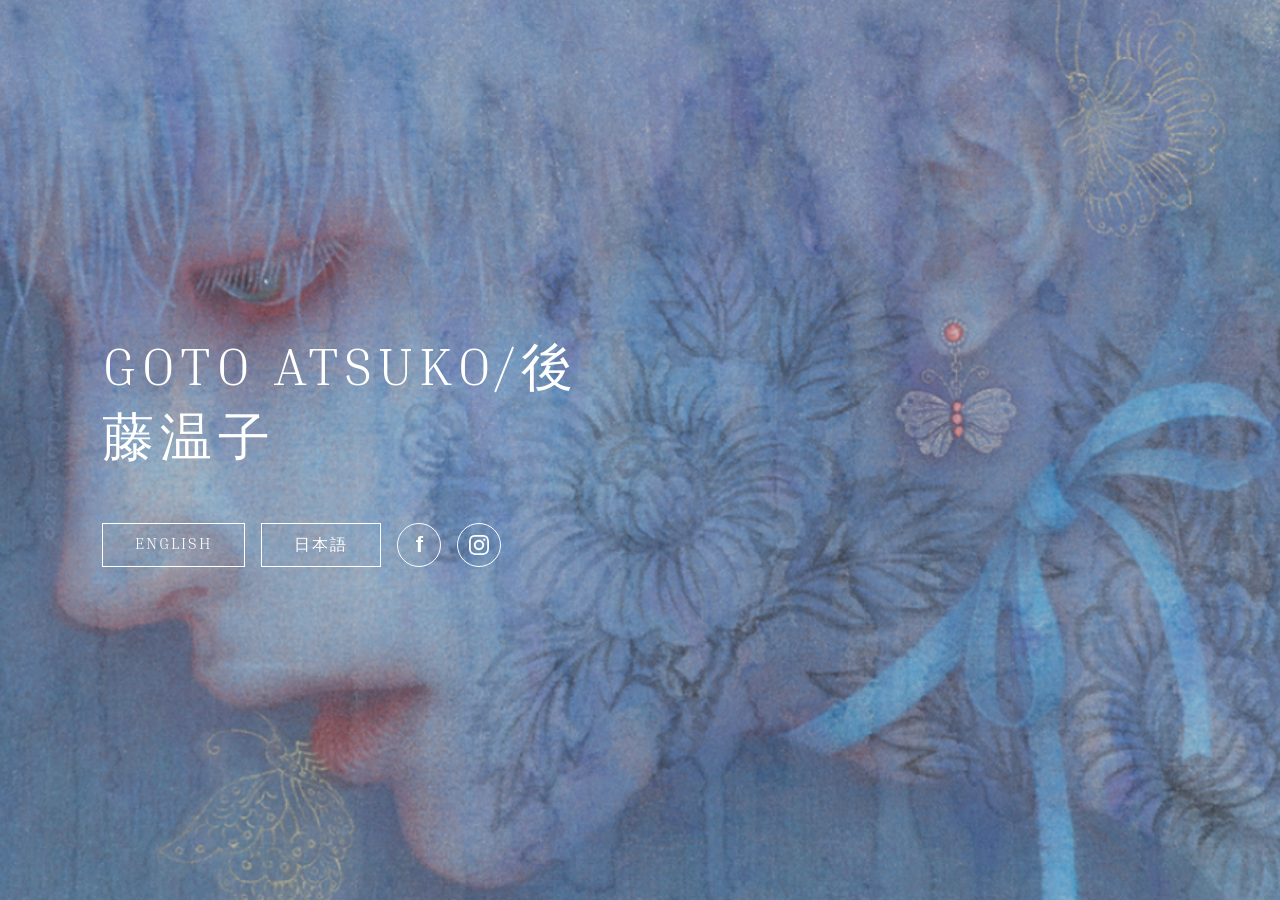
<file: index.html>
<!DOCTYPE html>
<html lang="ja">
<head>
    <meta charset="UTF-8">
    <meta name="viewport" content="width=device-width, initial-scale=1.0">
    <title>GOTO ATSUKO / 後藤温子</title>
    <link rel="stylesheet" href="css/style.css">
</head>
<body>
    <div class="container">
        <div class="content">
            <h1 class="title">GOTO ATSUKO/後藤温子</h1>
            <div class="buttons">
                <a href="News.html" class="btn">ENGLISH</a>
                <a href="#" class="btn">日本語</a>
                
                <a href="#" class="icon-btn facebook-btn">
                    <span class="facebook-icon">f</span>
                </a>
                <a href="#" class="icon-btn">
                    <svg viewBox="0 0 24 24" fill="currentColor">
                        <path d="M12 2.163c3.204 0 3.584.012 4.85.07 3.252.148 4.771 1.691 4.919 4.919.058 1.265.069 1.645.069 4.849 0 3.205-.012 3.584-.069 4.849-.149 3.225-1.664 4.771-4.919 4.919-1.266.058-1.644.07-4.85.07-3.204 0-3.584-.012-4.849-.07-3.26-.149-4.771-1.699-4.919-4.92-.058-1.265-.07-1.644-.07-4.849 0-3.204.013-3.583.07-4.849.149-3.227 1.664-4.771 4.919-4.919 1.266-.057 1.645-.069 4.849-.069zm0-2.163c-3.259 0-3.667.014-4.947.072-4.358.2-6.78 2.618-6.98 6.98-.059 1.281-.073 1.689-.073 4.948 0 3.259.014 3.668.072 4.948.2 4.358 2.618 6.78 6.98 6.98 1.281.058 1.689.072 4.948.072 3.259 0 3.668-.014 4.948-.072 4.354-.2 6.782-2.618 6.979-6.98.059-1.28.073-1.689.073-4.948 0-3.259-.014-3.667-.072-4.947-.196-4.354-2.617-6.78-6.979-6.98-1.281-.059-1.69-.073-4.949-.073zm0 5.838c-3.403 0-6.162 2.759-6.162 6.162s2.759 6.163 6.162 6.163 6.162-2.759 6.162-6.163c0-3.403-2.759-6.162-6.162-6.162zm0 10.162c-2.209 0-4-1.79-4-4 0-2.209 1.791-4 4-4s4 1.791 4 4c0 2.21-1.791 4-4 4zm6.406-11.845c-.796 0-1.441.645-1.441 1.44s.645 1.44 1.441 1.44c.795 0 1.439-.645 1.439-1.44s-.644-1.44-1.439-1.44z"/>
                    </svg>
                </a>
            </div>
        </div>
    </div>
</body>
</html>
</file>
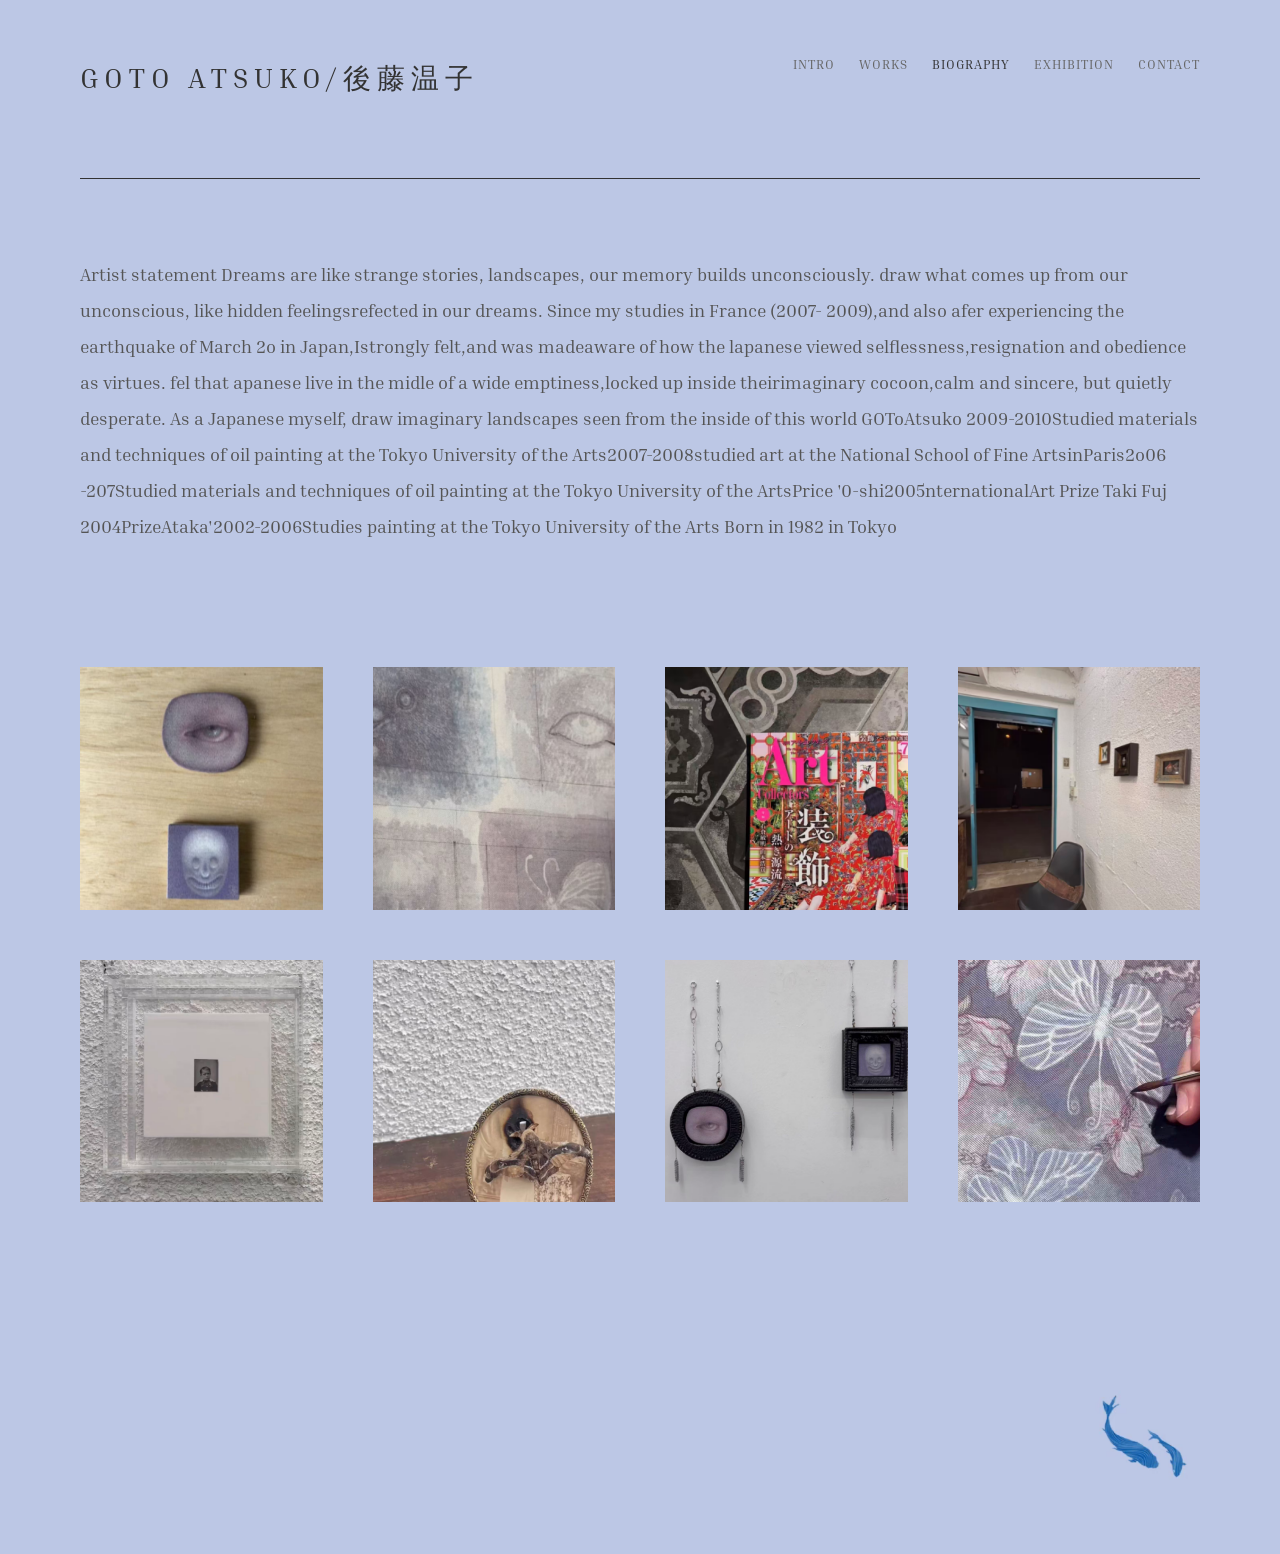
<file: biography.html>
<!DOCTYPE html>
<html lang="ja">
<head>
    <meta charset="UTF-8">
    <meta name="viewport" content="width=device-width, initial-scale=1.0">
    <title>GOTO ATSUKO / 後藤温子 - BIOGRAPHY</title>
    <link rel="stylesheet" href="css/contact.css">
</head>
<body>
    <div class="container biography-page">
        <header class="header">
            <h1 class="logo">GOTO ATSUKO/後藤温子</h1>
            <nav class="nav">
                <a href="News.html">INTRO</a>
                <a href="work.html">WORKS</a>
                <a href="biography.html" class="active">BIOGRAPHY</a>
                <a href="exhibition.html">EXHIBITION</a>
                <a href="contact.html">CONTACT</a>
            </nav>
        </header>

        <main class="main biography-main">
            <div class="biography-section">
                <div class="bio-divider"></div>
                <div class="bio-text">
                    <p>
                        Artist statement Dreams are like strange stories, landscapes, our memory builds unconsciously. draw what comes up from our unconscious, like hidden feelingsrefected in our dreams. Since my studies in France (2007- 2009),and also afer experiencing the earthquake of March 2o in Japan,Istrongly felt,and was madeaware of how the lapanese viewed selflessness,resignation and obedience as virtues. fel that apanese live in the midle of a wide emptiness,locked up inside theirimaginary cocoon,calm and sincere, but quietly desperate. As a Japanese myself, draw imaginary landscapes seen from the inside of this world GOToAtsuko 2009-2010Studied materials and techniques of oil painting at the Tokyo University of the Arts2007-2008studied art at the National School of Fine ArtsinParis2o06 -207Studied materials and techniques of oil painting at the Tokyo University of the ArtsPrice '0-shi2005nternationalArt Prize Taki Fuj 2004PrizeAtaka'2002-2006Studies painting at the Tokyo University of the Arts Born in 1982 in Tokyo
                    </p>
                   
                </div>
            </div>

            <div class="gallery-section">
                <div class="gallery-grid">
                    <div class="gallery-item"><img src="img/1.png" alt="work 1"></div>
                    <div class="gallery-item"><img src="img/2.png" alt="work 2"></div>
                    <div class="gallery-item"><img src="img/3.png" alt="work 3"></div>
                    <div class="gallery-item"><img src="img/4.png" alt="work 4"></div>
                    <div class="gallery-item"><img src="img/5.png" alt="work 5"></div>
                    <div class="gallery-item"><img src="img/6.png" alt="work 6"></div>
                    <div class="gallery-item"><img src="img/7.png" alt="work 7"></div>
                    <div class="gallery-item"><img src="img/8.png" alt="work 8"></div>
                </div>
            </div>

            <div class="bottom-icon-bio">
                <img src="img/icon.png" alt="icon">
            </div>
        </main>
    </div>
</body>
</html>
</file>
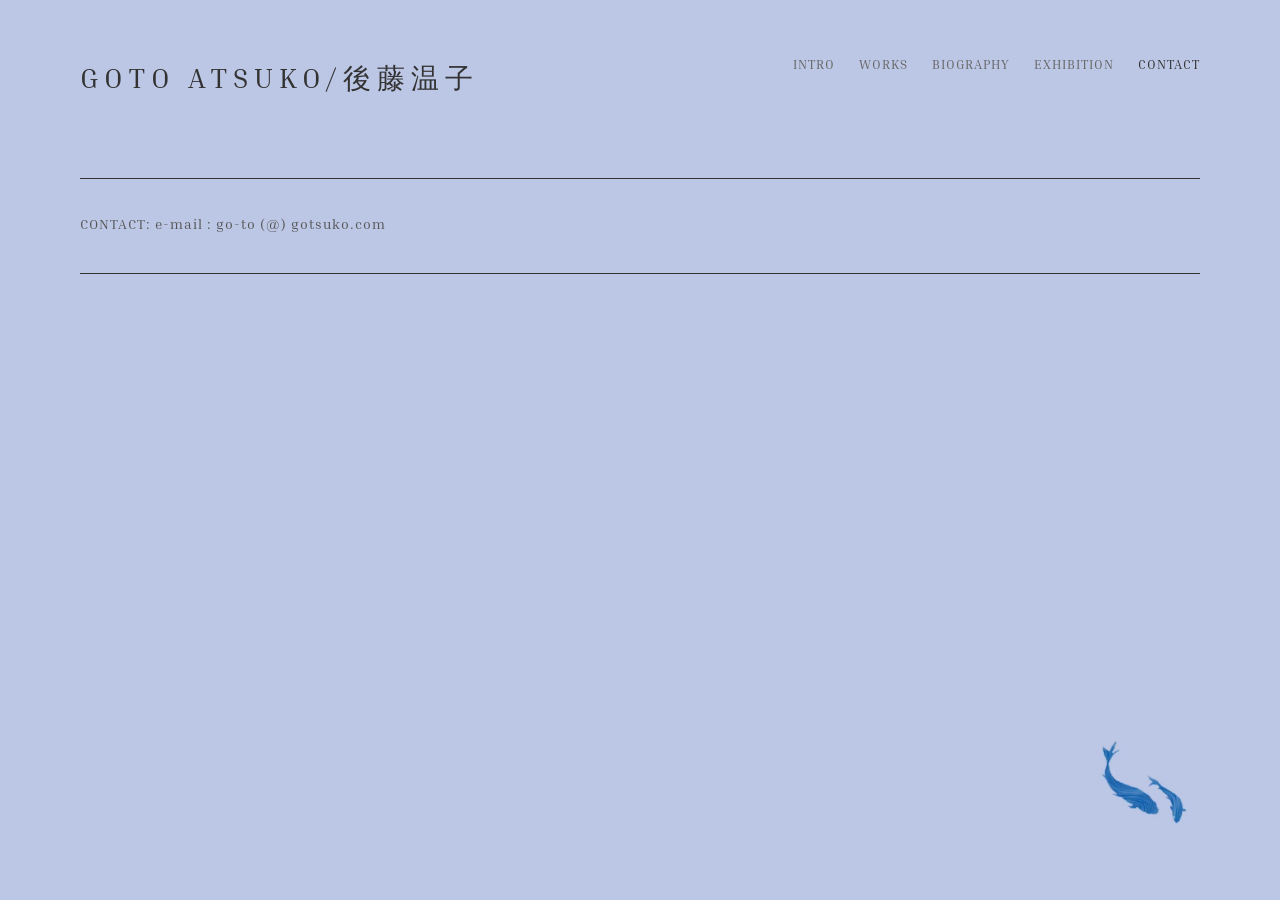
<file: contact.html>
<!DOCTYPE html>
<html lang="ja">
<head>
    <meta charset="UTF-8">
    <meta name="viewport" content="width=device-width, initial-scale=1.0">
    <title>GOTO ATSUKO / 後藤温子 - CONTACT</title>
    <link rel="stylesheet" href="css/contact.css">
</head>
<body>
    <div class="container">
        <header class="header">
            <h1 class="logo">GOTO ATSUKO/後藤温子</h1>
            <nav class="nav">
                <a href="News.html">INTRO</a>
                <a href="work.html">WORKS</a>
                <a href="biography.html">BIOGRAPHY</a>
                <a href="exhibition.html">EXHIBITION</a>
                <a href="contact.html" class="active">CONTACT</a>
            </nav>
        </header>

        <main class="main">
            <div class="contact-section">
                <p class="contact-info">CONTACT: e-mail : go-to (@) gotsuko.com</p>
            </div>
        </main>

        <div class="bottom-icon">
            <img src="img/icon.png" alt="icon">
        </div>
    </div>
</body>
</html>
</file>
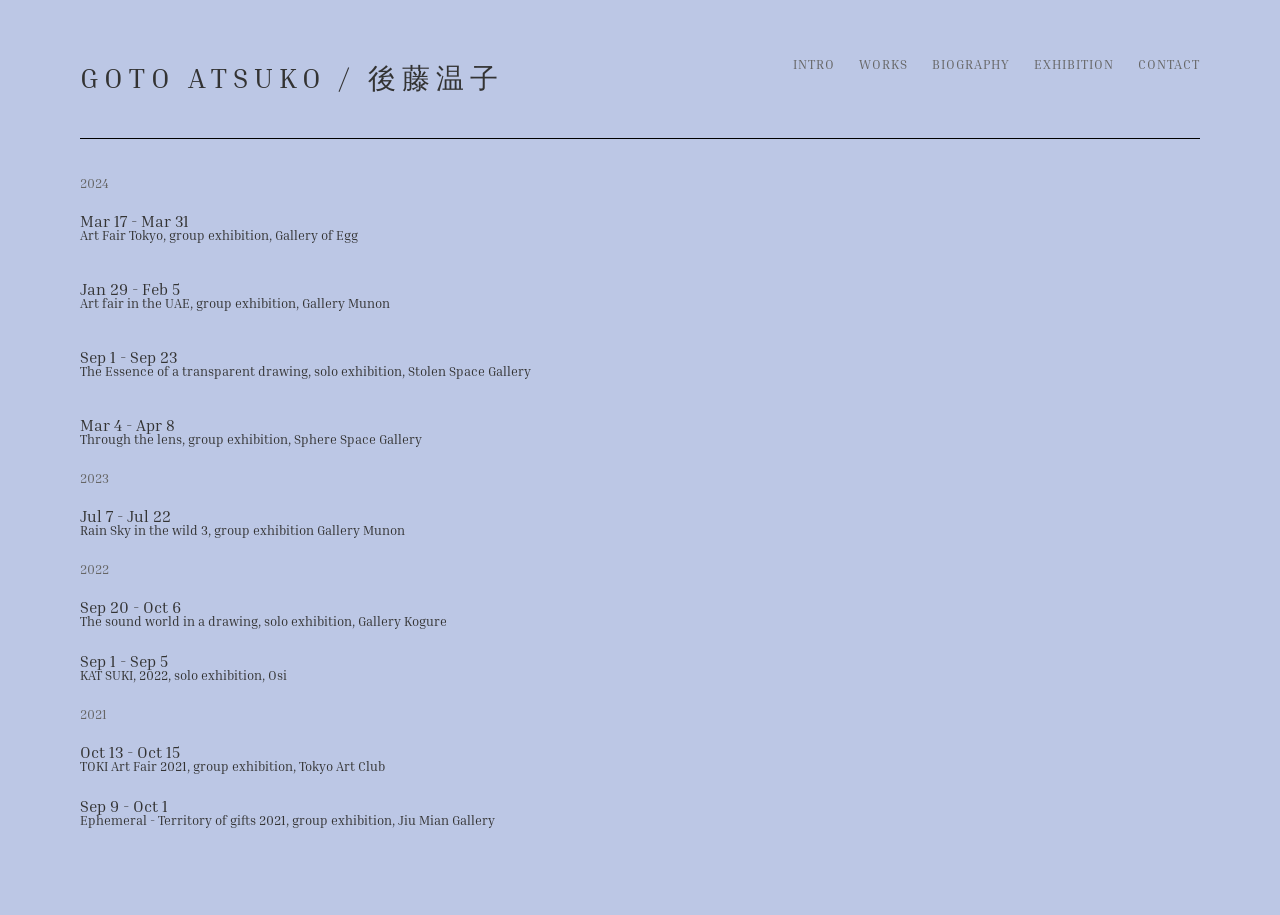
<file: exhibition.html>
<!doctype html>
<html lang="zh-CN">
<head>
  <meta charset="UTF-8" />
  <meta name="viewport" content="width=device-width, initial-scale=1.0" />
  <title>GOTO ATSUKO</title>
  <link rel="stylesheet" href="css/exhibition.css">
</head>

<body>
  <main class="page">

    <!-- ✔ 修复：加 top -->
    <header class="top">
      <div class="logo">GOTO ATSUKO / 後藤温子</div>

      <nav class="nav">
        <a href="News.html">INTRO</a >
        <a href="work.html">WORKS</a >
        <a href="biography.html">BIOGRAPHY</a >
        <a href="exhibition.html">EXHIBITION</a >
        <a href="contact.html">CONTACT</a >
      </nav>
    </header>
<hr class="divider" />

    <section>
      <div class="year">2024</div>

      <article class="work" data-work>
        <button class="work-trigger" type="button" aria-expanded="false">
          <div class="date">Mar 17 - Mar 31</div>
          <div class="title-line">Art Fair Tokyo, group exhibition, Gallery of Egg</div>
        </button>
        <div class="work-details">
          <img class="poster" src="./img/14.jpg" alt="Art Fair Tokyo" />
          <div class="meta">
            <h3>Location: Art Tokyo</h3>
            <p>Tokyo Art Fair, B1F, Hall B</p>
            <p>Nissei Bld. 3F, 3-4-1 Marunouchi, Chiyoda-ku</p>
            <p class="label">Website:</p>
            <p><u>https://www.artfairtokyo.com/</u></p>
            <p class="label">Address:</p>
            <p>3-4-1 Marunouchi Chiyoda, Tokyo 100-0005</p>
          </div>
        </div>
      </article>

      <article class="work" data-work>
        <button class="work-trigger" type="button" aria-expanded="false">
          <div class="date">Jan 29 - Feb 5</div>
          <div class="title-line">Art fair in the UAE, group exhibition, Gallery Munon</div>
        </button>
        <div class="work-details">
          <img class="poster" src="./img/15.png" alt="Gallery Munon" />
          <div class="meta">
            <h3>Location: Gallery Munon</h3>
            <p>World Art Dubai, Za'abeel Hall 3, Booth Number WB21</p>
            <p>Dubai World Trade Centre</p>
            <p class="label">Website:</p>
            <p><u>https://gallery-munon.com/</u></p>
            <p class="label">Address:</p>
            <p>2 Chome−1-3, Minami Aoyama, Minato-ku, Tokyo</p>
          </div>
        </div>
      </article>

      <article class="work" data-work>
        <button class="work-trigger" type="button" aria-expanded="false">
          <div class="date">Sep 1 - Sep 23</div>
          <div class="title-line">The Essence of a transparent drawing, solo exhibition, Stolen Space Gallery</div>
        </button>
        <div class="work-details">
          <img class="poster" src="./img/16.png" alt="Stolen Gallery" />
          <div class="meta">
            <h3>Location: Stolen Gallery</h3>
            <p>17 Osborn Street, London E1 6TD</p>
            <p>London, United Kingdom</p>
            <p class="label">Website:</p>
            <p><u>https://stolenspace.com/</u></p>
            <p class="label">Contact:</p>
            <p>+44 20 7247 5807</p>
          </div>
        </div>
      </article>

      <div class="work">
        <div class="date">Mar 4 - Apr 8</div>
        <div class="title-line">Through the lens, group exhibition, Sphere Space Gallery</div>
      </div>

      <div class="year">2023</div>
      <div class="work">
        <div class="date">Jul 7 - Jul 22</div>
        <div class="title-line">Rain Sky in the wild 3, group exhibition Gallery Munon</div>
      </div>

      <div class="year">2022</div>
      <div class="work">
        <div class="date">Sep 20 - Oct 6</div>
        <div class="title-line">The sound world in a drawing, solo exhibition, Gallery Kogure</div>
      </div>

      <div class="work">
        <div class="date">Sep 1 - Sep 5</div>
        <div class="title-line">KAT SUKI, 2022, solo exhibition, Osi</div>
      </div>

      <div class="year">2021</div>
      <div class="work">
        <div class="date">Oct 13 - Oct 15</div>
        <div class="title-line">TOKI Art Fair 2021, group exhibition, Tokyo Art Club</div>
      </div>

      <div class="work">
        <div class="date">Sep 9 - Oct 1</div>
        <div class="title-line">Ephemeral - Territory of gifts 2021, group exhibition, Jiu Mian Gallery</div>
      </div>
    </section>
  </main>

  <script>
    const works = document.querySelectorAll('[data-work]');

    works.forEach((item) => {
      const trigger = item.querySelector('.work-trigger');

      trigger.addEventListener('click', () => {
        const open = item.classList.contains('open');
        if (open) {
          item.classList.remove('open');
          trigger.setAttribute('aria-expanded', 'false');
        } else {
          item.classList.add('open');
          trigger.setAttribute('aria-expanded', 'true');
        }
      });
    });
  </script>
</body>
</html>
</file>
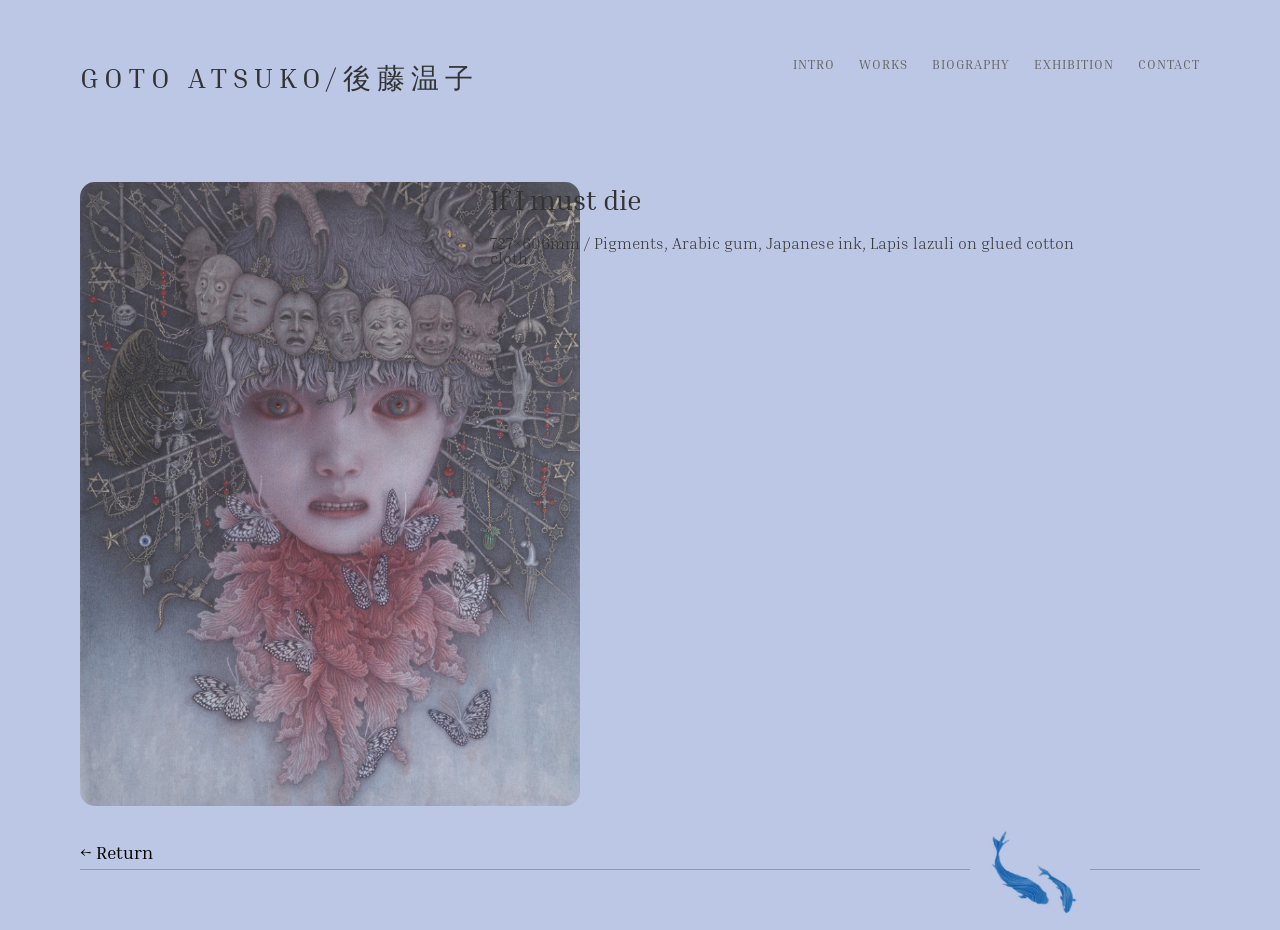
<file: if.html>
<!DOCTYPE html>
<html lang="En">
<head>
    <meta charset="UTF-8">
    <meta name="viewport" content="width=device-width, initial-scale=1.0">
    <title>GOTO ATSUKO / 後藤温子 - WORK</title>
    <link rel="stylesheet" href="css/the.css">
</head>

<body>
    <div class="container">
        <header class="header">
            <h1 class="logo">GOTO ATSUKO/後藤温子</h1>
            <nav class="nav">
                <a href="News.html">INTRO</a>
                <a href="work.html">WORKS</a>
                <a href="biography.html">BIOGRAPHY</a>
                <a href="exhibition.html">EXHIBITION</a>
                <a href="contact.html" class="active">CONTACT</a>
                
            </nav>
        </header>


    

  <img src="img/painting1.png" class="thumb" alt="painting1">


<div class="right-panel">
  <div class="work-title">If I must die</div>

  <div class="work-desc">
    727×606mm / Pigments, Arabic gum, Japanese ink, Lapis lazuli on glued cotton cloth
  </div>
   <div class="bottom-icon">
            <img src="img/icon.png" alt="icon">
        </div>
</div>

<a href="work.html" class="back-btn">← Return</a >

</body>
</html>
</file>
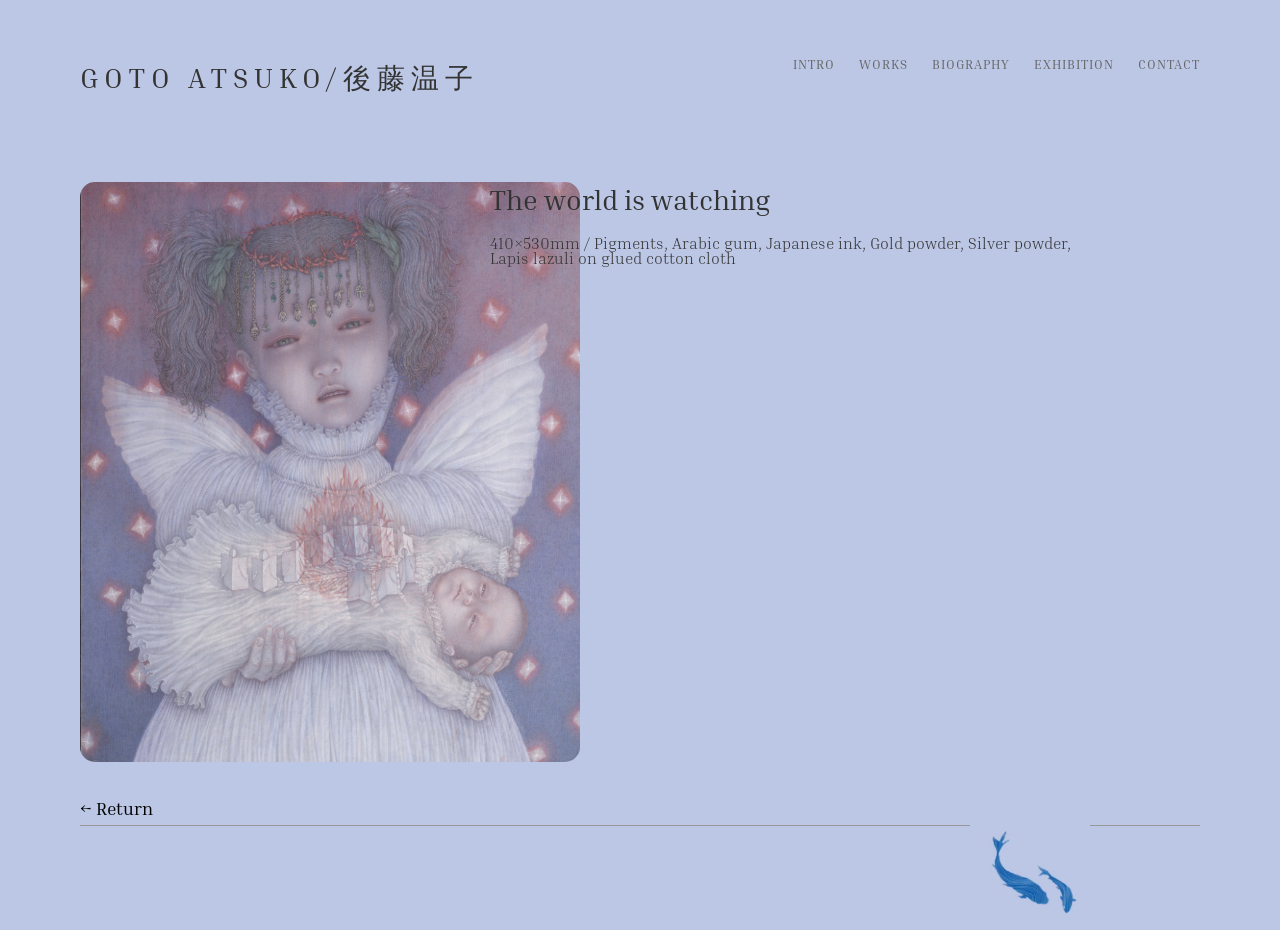
<file: The.html>
<!DOCTYPE html>
<html lang="En">
<head>
    <meta charset="UTF-8">
    <meta name="viewport" content="width=device-width, initial-scale=1.0">
    <title>GOTO ATSUKO / 後藤温子 - WORK</title>
    <link rel="stylesheet" href="css/the.css">
</head>

<body>
    <div class="container">
        <header class="header">
            <h1 class="logo">GOTO ATSUKO/後藤温子</h1>
            <nav class="nav">
                <a href="News.html">INTRO</a>
                <a href="work.html">WORKS</a>
                <a href="biography.html">BIOGRAPHY</a>
                <a href="exhibition.html">EXHIBITION</a>
                <a href="contact.html" class="active">CONTACT</a>
                
            </nav>
        </header>


    

  <img src="img/painting2.png" class="thumb" alt="painting1">


<div class="right-panel">
  <div class="work-title">The world is watching</div>

  <div class="work-desc">
    410×530mm / Pigments, Arabic gum, Japanese ink, Gold powder, Silver powder, Lapis lazuli on glued cotton cloth
  </div>
   <div class="bottom-icon">
            <img src="img/icon.png" alt="icon">
        </div>
</div>

<a href="work.html" class="back-btn">← Return</a >

</body>
</html>
</file>
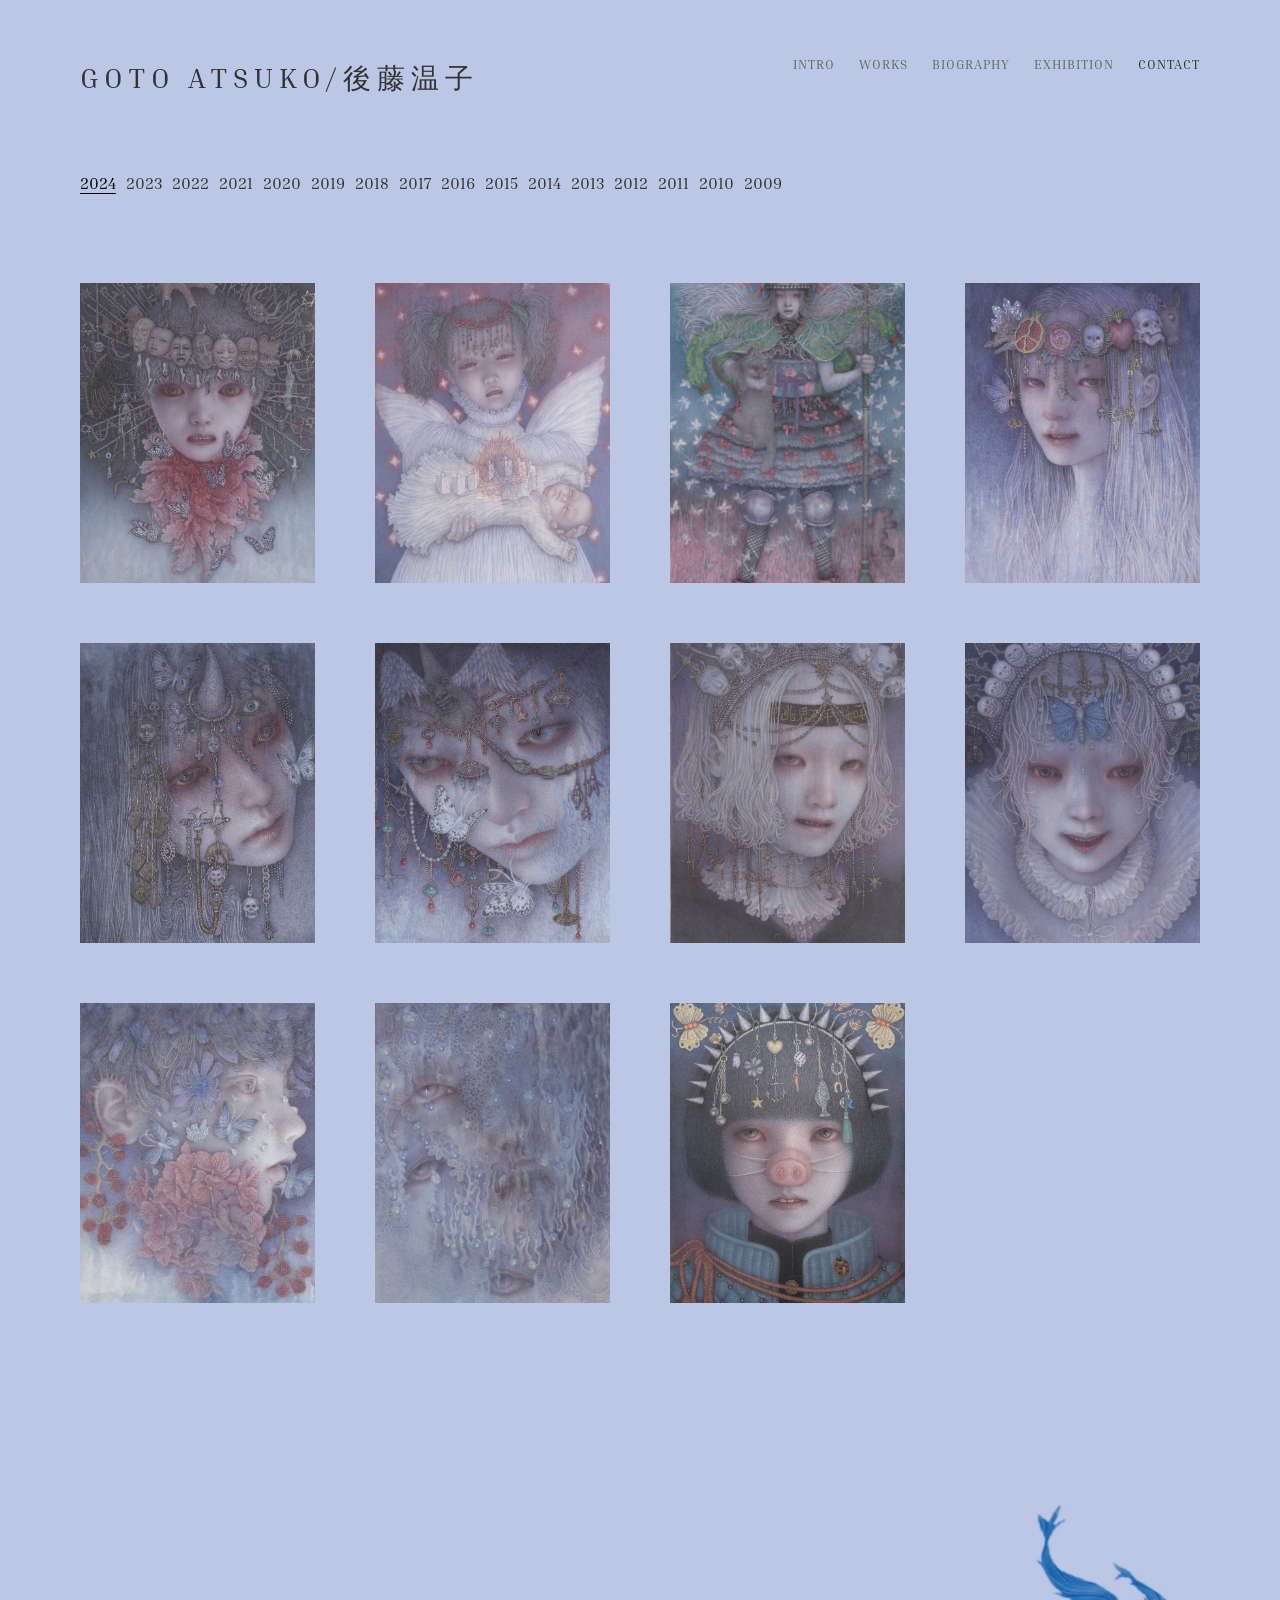
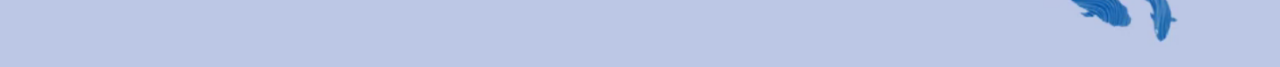
<file: work.html>
<!DOCTYPE html>
<html lang="En">
<head>
    <meta charset="UTF-8">
    <meta name="viewport" content="width=device-width, initial-scale=1.0">
    <title>GOTO ATSUKO / 後藤温子 - WORK</title>
    <link rel="stylesheet" href="css/work.css">
</head>

<body>
    <div class="container">
        <header class="header">
            <h1 class="logo">GOTO ATSUKO/後藤温子</h1>
            <nav class="nav">
                <a href="News.html">INTRO</a>
                <a href="work.html">WORKS</a>
                <a href="biography.html">BIOGRAPHY</a>
                <a href="exhibition.html">EXHIBITION</a>
                <a href="contact.html" class="active">CONTACT</a>
                
            </nav>
        </header>
        <main class="main">
                <div class="year">
                 <span class="active">2024</span>
                 <a href="work2.html" class="year-link">2023</a>
                 <span>2022</span>
                 <span>2021</span>
                 <span>2020</span>
                 <span>2019</span>
                 <span>2018</span>
                 <span>2017</span>
                 <span>2016</span>
                 <span>2015</span>
                 <span>2014</span>
                 <span>2013</span>
                 <span>2012</span>
                 <span>2011</span>
                 <span>2010</span>
                 <span>2009</span>
                </div>
        </main>

        <div class="painting-section">
                <div class="painting-grid">



<a href="if.html" class="painting-item special">

  <img src="img/painting1.png" alt="work 1">

  <div class="overlay">
    <div class="text-wrap">
      <div class="title">If I must die</div>

      <div class="desc">
        727×606mm<br><br>
        Pigments, Arabic gum, Japanese ink,<br>
        Lapis lazuli on glued cotton cloth
      </div>
    </div>
  </div>

</a >


<a href="The.html" class="painting-item special">

  <img src="img/painting2.png" alt="work 2">

  <div class="overlay">
    <div class="text-wrap">
      <div class="title">The world is watching</div>

      <div class="desc">
        410×530mm<br><br>
        Pigments, Arabic gum, Japanese ink,<br>
         Gold powder, Silver powder, Lapis lazuli on glued cotton cloth
      </div>
    </div>
  </div>

</a >


                    <div class="painting-item"><img src="img/painting3.png" alt="work 3"></div>
                    <div class="painting-item"><img src="img/painting4.png" alt="work 4"></div>
                    <div class="painting-item"><img src="img/painting5.png" alt="work 5"></div>
                    <div class="painting-item"><img src="img/painting6.png" alt="work 6"></div>
                    <div class="painting-item"><img src="img/painting7.png" alt="work 7"></div>
                    <div class="painting-item"><img src="img/painting8.png" alt="work 8"></div>
                     <div class="painting-item"><img src="img/painting9.png" alt="work 6"></div>
                    <div class="painting-item"><img src="img/painting10.png" alt="work 7"></div>
                    <div class="painting-item"><img src="img/painting11.png" alt="work 8"></div>
                </div>
            </div>
        <div class="bottom-icon">
            <img src="img/icon.png" alt="icon">
        </div>
    </div>

    
</body>
</html>
</file>
<file: css/style.css>
/* @font-face {
    font-family: 'InriaSerif';
    src: url('../fonts/InriaSerif-Regular.ttf') format('truetype');
    font-weight: 400;
    font-style: normal;
} */

@font-face {
    font-family: 'InriaSerif';
    src: url('../fonts/InriaSerif-Light.ttf') format('truetype');
    font-weight: 300;
    font-style: normal;
}

* {
    margin: 0;
    padding: 0;
    box-sizing: border-box;
}

html, body {
    width: 100%;
    height: 100%;
    overflow: hidden;
}

body {
    font-family: 'InriaSerif', 'Times New Roman', serif;
    background: url("../img/home.png") no-repeat center center;
    background-size: cover;
}

.container {
    width: 100%;
    height: 100%;
    display: flex;
    align-items: center;
    padding-left: 8%;
}

.content {
    display: flex;
    flex-direction: column;
    gap: 50px;
    width: 45%;
}

.title {
    color: #fff;
    font-size: 52px;
    font-weight: 400;
    letter-spacing: 6px;
    text-transform: uppercase;
}

.buttons {
    display: flex;
    align-items: center;
    gap: 16px;
}

.btn {
    display: inline-flex;
    align-items: center;
    justify-content: center;
    height: 44px;
    padding: 0 32px;
    border: 1px solid #fff;
    color: #fff;
    text-decoration: none;
    font-size: 16px;
    letter-spacing: 2px;
    transition: all 0.3s ease;
}

.btn:hover {
    background: #fff;
    color: #333;
}

.icon-btn {
    width: 44px;
    height: 44px;
    border: 1px solid #fff;
    border-radius: 50%;
    display: flex;
    align-items: center;
    justify-content: center;
    color: #fff;
    text-decoration: none;
    transition: all 0.3s ease;
}

.icon-btn svg {
    width: 20px;
    height: 20px;
}

.icon-btn:hover {
    background: #fff;
    color: #333;
}

.facebook-icon {
    color: #fff;
    font-family: "Helvetica Neue", Arial, sans-serif;
    font-size: 22px;
    font-weight: 600;
}

.facebook-btn:hover .facebook-icon {
    color: #333;
}
</file>
<file: css/contact.css>
@font-face {
    font-family: 'InriaSerif';
    src: url('../fonts/InriaSerif-Regular.ttf') format('truetype');
    font-weight: 400;
    font-style: normal;
}

@font-face {
    font-family: 'InriaSerif';
    src: url('../fonts/InriaSerif-Light.ttf') format('truetype');
    font-weight: 300;
    font-style: normal;
}

* {
    margin: 0;
    padding: 0;
    box-sizing: border-box;
}

html, body {
    width: 100%;
    height: 100%;
}

body {
    font-family: 'InriaSerif', 'Times New Roman', serif;
    background-color: #bcc7e5;
    color: #333;
}

.container {
    width: 100%;
    height: 100%;
    display: flex;
    flex-direction: column;
    padding: 60px 80px;
    position: relative;
}

.header {
    display: flex;
    justify-content: space-between;
    align-items: flex-start;
    margin-bottom: 80px;
}

.logo {
    font-size: 28px;
    font-weight: 400;
    letter-spacing: 6px;
    color: #333;
}

.nav {
    display: flex;
    gap: 24px;
}

.nav a {
    font-size: 13px;
    letter-spacing: 1px;
    color: #666;
    text-decoration: none;
    transition: color 0.3s ease;
}

.nav a:hover,
.nav a.active {
    color: #333;
}

.main {
    flex: 1;
}

.contact-section {
    border-top: 1px solid #333;
    border-bottom: 1px solid #333;
    padding: 40px 0;
}

.contact-info {
    font-size: 14px;
    letter-spacing: 1px;
    color: #555;
}

.bottom-icon {
    position: absolute;
    bottom: 60px;
    right: 80px;
}

.bottom-icon img {
    width: 120px;
    height: auto;
}

.biography-page {
    height: auto;
    min-height: 100%;
    overflow-y: auto;
}

.biography-page::-webkit-scrollbar {
    width: 8px;
}

.biography-page::-webkit-scrollbar-track {
    background: rgba(0, 0, 0, 0.1);
    border-radius: 4px;
}

.biography-page::-webkit-scrollbar-thumb {
    background: rgba(0, 0, 0, 0.3);
    border-radius: 4px;
}

.biography-page::-webkit-scrollbar-thumb:hover {
    background: rgba(0, 0, 0, 0.5);
}

.biography-main {
    padding-right: 0;
}

.biography-section {
    margin-bottom: 120px;
}

.bio-divider {
    width: 100%;
    height: 1px;
    background-color: #333;
    margin-bottom: 80px;
}

.bio-text {
    line-height: 2;
    font-size: 18px;
    color: #555;

}

 
.artist-statement .label {
    color: #444;
}

 

.gallery-section {
    margin-bottom: 80px;
}

.gallery-grid {
    display: grid;
    grid-template-columns: repeat(4, 1fr);
    gap:50px;
}

.gallery-item {
    aspect-ratio: 1;
    overflow: hidden;
    background-color: #a8b5d1;
}

.gallery-item img {
    width: 100%;
    height: 100%;
    object-fit: cover;
    display: block;
}

.bottom-icon-bio {
    text-align: right;
    margin-top: 180px;
}

.bottom-icon-bio img {
    width: 120px;
    height: auto;
}
</file>
<file: css/exhibition.css>
/* ===== FONT ===== */
@font-face {
    font-family: 'InriaSerif';
    src: url('../fonts/InriaSerif-Regular.ttf') format('truetype');
    font-weight: 400;
    font-style: normal;
}

@font-face {
    font-family: 'InriaSerif';
    src: url('../fonts/InriaSerif-Light.ttf') format('truetype');
    font-weight: 300;
    font-style: normal;
}

/* ===== RESET ===== */
* {
    margin: 0;
    padding: 0;
    box-sizing: border-box;
}

html, body {
    width: 100%;
    height: 100%;
}

/* ===== BODY ===== */
body {
    font-family: 'InriaSerif', 'Times New Roman', serif;
    background-color: #bcc7e5;
    color: #333;
}

/* ===== PAGE ===== */
.page {
    width: 100%;
    padding: 60px 80px;
}

/* ===== HEADER ===== */
.top {
    display: flex;
    justify-content: space-between;
    align-items: flex-start;
    margin-bottom: 40px;
}

/* logo */
.logo {
    font-size: 28px;
    font-weight: 400;
    letter-spacing: 6px;
    color: #333;
}

/* ✔ FIX: nav 右移关键 */
.nav {
    display: flex;
    gap: 24px;
    margin-left: auto;
}

.nav a {
    font-size: 13px;
    letter-spacing: 1px;
    color: #666;
    text-decoration: none;
    transition: color 0.3s ease;
}

.nav a:hover,
.nav a.active {
    color: #333;
}

/* ===== divider ===== */
.divider {
    border: none;
    border-top: 1px solid #000;
    margin-top: 20px;
    margin-bottom: 40px;
}

/* ===== year ===== */
.year {
    display: flex;
    gap: 15px;
    margin: 24px 0;
    font-size: 13px;
    color: #666;
}

.year span.active {
    font-size: 18px;
    color: #000;
    text-decoration: underline;
    text-underline-offset: 4px;
}

/* ===== work ===== */
.work {
    margin-bottom: 26px;
}

.work-trigger {
    border: 0;
    background: transparent;
    color: inherit;
    font: inherit;
    text-align: left;
    width: 100%;
    cursor: pointer;
    padding: 0;
}

.title-line {
    font-size: 13px;
    color: #333;
    margin-bottom: 14px;
}

/* ===== expand ===== */
.work-details {
    display: none;
    grid-template-columns: 170px 1fr;
    gap: 24px;
}

.work.open .work-details {
    display: grid;
}

/* background on open */
.work.open {
    background-color: rgba(0,0,0,0.06);
    padding: 10px 0;
}

/* poster */
.poster {
    width: 170px;
    border-radius: 10px;
    display: block;
}

/* meta */
.meta h3 {
    margin: 0 0 10px;
    font-size: 28px;
    font-weight: 400;
}

.meta p {
    font-size: 11px;
    color: #333;
    line-height: 1.5;
    max-width: 420px;
}

/* ===== MOBILE ===== */
@media (max-width: 760px) {

    .page {
        width: 100%;
        padding: 40px 24px;
    }

    .top {
        margin-bottom: 40px;
    }

    .logo {
        font-size: 14px;
    }

    .nav {
        gap: 10px;
        font-size: 9px;
    }

    .work-details {
        grid-template-columns: 1fr;
        gap: 12px;
    }

    .poster {
        width: 60vw;
    }

    .meta h3 {
        font-size: 24px;
    }
}
</file>
<file: css/the.css>
@font-face {
    font-family: 'InriaSerif';
    src: url('../fonts/InriaSerif-Regular.ttf') format('truetype');
    font-weight: 400;
    font-style: normal;
}

@font-face {
    font-family: 'InriaSerif';
    src: url('../fonts/InriaSerif-Light.ttf') format('truetype');
    font-weight: 300;
    font-style: normal;
}

* {
    margin: 0;
    padding: 0;
    box-sizing: border-box;
}

html, body {
    width: 100%;
    height: 100%;
}

body {
    font-family: 'InriaSerif', 'Times New Roman', serif;
    background-color: #bcc7e5;
    color: #333;
}

.container {
    width: 100%;
    height: 100%;
    display: flex;
    flex-direction: column;
    padding: 60px 80px;
    position: relative;
}

.header {
    display: flex;
    justify-content: space-between;
    align-items: flex-start;
    margin-bottom: 80px;
}

.logo {
    font-size: 28px;
    font-weight: 400;
    letter-spacing: 6px;
    color: #333;
}

.nav {
    display: flex;
    gap: 24px;
}

.nav a {
    font-size: 13px;
    letter-spacing: 1px;
    color: #666;
    text-decoration: none;
    transition: color 0.3s ease;
}

.thumb{
  width: 500px;        
  height: auto;
  border-radius: 15px; 
  display: block;
  margin-top: 4px;
}

.right-panel{
  position: absolute;   
  right: 190px;
  top: 190px;
  width: 600px;
}


.right-panel .work-title{
  font-size: 28px;
  font-weight: 400;  
  margin-bottom: 20px; 
}

/* 描述 */
.right-panel .work-desc{
  font-weight: 300; 
}  

.bottom-icon {
    text-align: right;
    margin-top: 550px;
}

.bottom-icon img {
    width: 120px;
    height: auto;
}


.back-btn{
  display:inline-block;
  margin-top:40px;
  font-size:18px;
  text-decoration:none;
  color:#000;
  border-bottom:1px solid #999;
  padding-bottom:4px;
}

.back-btn:hover{
  opacity:0.6;
}
</file>
<file: css/work.css>
@font-face {
    font-family: 'InriaSerif';
    src: url('../fonts/InriaSerif-Regular.ttf') format('truetype');
    font-weight: 400;
    font-style: normal;
}

@font-face {
    font-family: 'InriaSerif';
    src: url('../fonts/InriaSerif-Light.ttf') format('truetype');
    font-weight: 300;
    font-style: normal;
}

* {
    margin: 0;
    padding: 0;
    box-sizing: border-box;
}

html, body {
    width: 100%;
    height: 100%;
}

body {
    font-family: 'InriaSerif', 'Times New Roman', serif;
    background-color: #bcc7e5;
    color: #333;
}

.container {
    width: 100%;
    height: 100%;
    display: flex;
    flex-direction: column;
    padding: 60px 80px;
    position: relative;
}

.header {
    display: flex;
    justify-content: space-between;
    align-items: flex-start;
    margin-bottom: 80px;
}

.logo {
    font-size: 28px;
    font-weight: 400;
    letter-spacing: 6px;
    color: #333;
}

.nav {
    display: flex;
    gap: 24px;
}

.nav a {
    font-size: 13px;
    letter-spacing: 1px;
    color: #666;
    text-decoration: none;
    transition: color 0.3s ease;
}

.nav a:hover,
.nav a.active {
    color: #333;
}

.main {
    flex: 1;
}

.painting-section{
    padding-top: 90px;
}

.painting-grid {
  display: grid;
  grid-template-columns: repeat(4, 1fr);
  column-gap: 60px;
  row-gap: 60px;
}

.painting-item img {
  width: 100%;
  height: 300px;     
  object-fit: cover;  
  display: block;
}

.bottom-icon {
    text-align: right;
    margin-top: 180px;
}

.bottom-icon img {
    width: 200px;
    height: auto;
}

.year {
  display: flex;      
  gap: 10px;         
  top: 20px;
  left: 20px;
}

.year span.active{
    font: size 20px;
    color: #000;
    font-weight: 400;

    text-decoration: underline;
    text-underline-offset: 4px;
}

/* 基础结构 */
.painting-item {
  position: relative;
  overflow: hidden;
}

.painting-item img {
  width: 100%;
  height: 300px;
  object-fit: cover;
  display: block;
}


.painting-item .overlay {
  position: absolute;
  bottom: 0;
  left: 0;

  width: 100%;
  height: 50%;

  background: rgba(0, 0, 0, 0.5);
  color: white;

  display: flex;
  align-items: center;
  justify-content: center;

  opacity: 0;
  transition: 0.3s;
}

.painting-item.special:hover .overlay {
  opacity: 1;
}

.overlay .title {
  font-weight: 300;   /* light */
  font-size: 16px;
  margin-bottom: 6px;
}

.overlay .desc {
  font-weight: 300;   /* light */
  font-size: 12px;
  line-height: 1.5;
}
.text-wrap {
  display: flex;
  flex-direction: column;
}

a[href="The.html"] .text-wrap {
  padding-left: 35px;
}

.year-link{
  font-size: 16px;
  color: #333;
  margin-right: px;
  text-decoration: none;
}
</file>
